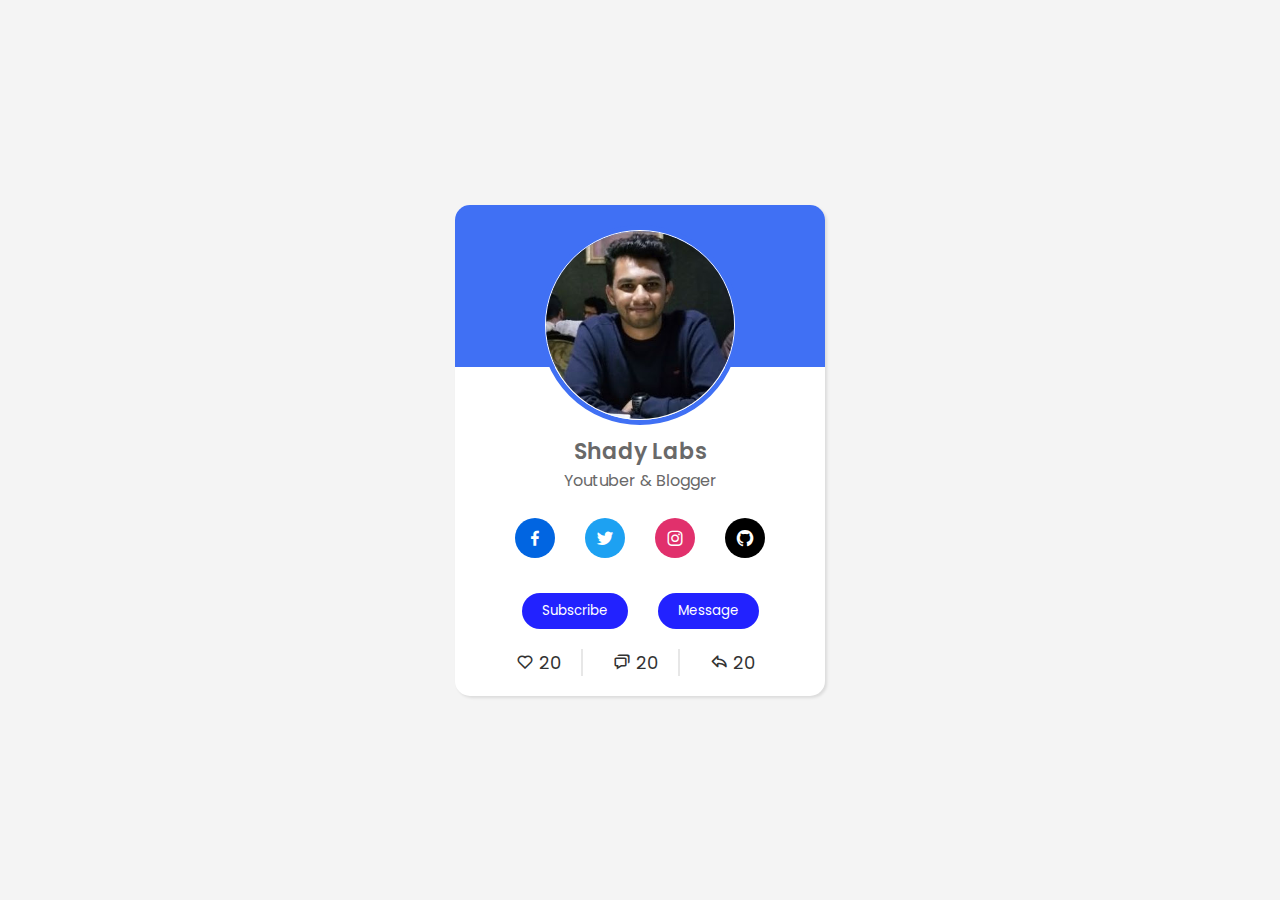
<file: 1.Profile_Card/index.html>
<!DOCTYPE html>
<html lang="en">
  <head>
    <meta charset="UTF-8" />
    <meta name="viewport" content="width=device-width, initial-scale=1.0" />
    <title>Document</title>
    <link rel="stylesheet" href="style.css" />
    <link
      href="https://unpkg.com/boxicons@2.1.4/css/boxicons.min.css"
      rel="stylesheet"
    />
  </head>
  <body>
    <div class="profile-card">
      <div class="image">
        <img src="professional_dp.jpg" alt="" />
      </div>
      <div class="text-data">
        <span class="name">Shady Labs</span>
        <span class="job">Youtuber & Blogger</span>
      </div>
      <div class="social-icons">
        <a href="#" class="link facebook-icon">
          <i class="bx bxl-facebook"></i>
        </a>
        <a href="#" class="link twitter-icon">
          <i class="bx bxl-twitter"></i>
        </a>
        <a href="#" class="link instagram-icon">
          <i class="bx bxl-instagram"></i>
        </a>
        <a href="#" class="link github-icon">
          <i class="bx bxl-github"></i>
        </a>
      </div>
      <div class="buttons">
        <button class="subscribe">Subscribe</button>
        <button class="message">Message</button>
      </div>
      <div class="analytics">
        <div class="data">
          <i class="bx bx-heart"></i>
          <span class="number"> 20 </span>
        </div>
        <div class="data">
          <i class="bx bx-chat"></i>
          <span class="number"> 20 </span>
        </div>
        <div class="data">
          <i class="bx bx-share"></i>
          <span class="number"> 20 </span>
        </div>
      </div>
    </div>
  </body>
</html>
</file>
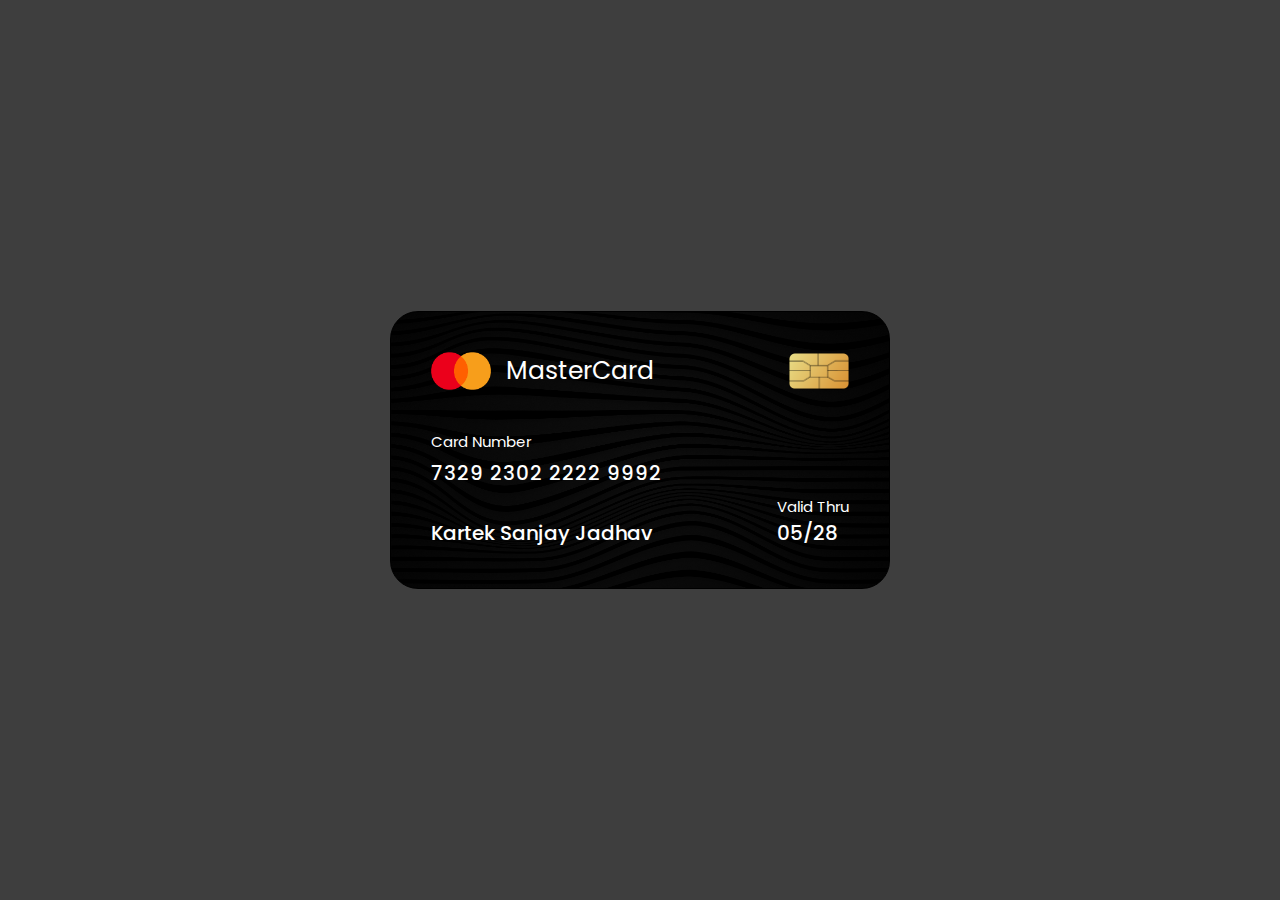
<file: 2.Credit_Card/index.html>
<!DOCTYPE html>
<html lang="en">
  <head>
    <meta charset="UTF-8" />
    <meta name="viewport" content="width=device-width, initial-scale=1.0" />
    <title>Credit Card</title>
    <link rel="stylesheet" href="style.css" />
  </head>
  <body>
    <div class="container">
      <header>
        <div class="logo">
          <img src="images/logo.png" alt="" />
          <span>MasterCard</span>
        </div>
        <img src="images/chip.png" alt="" class="chip" />
      </header>
      <div class="card-details">
        <div class="name-number">
          <h6>Card Number</h6>
          <h5 class="card-no">7329 2302 2222 9992</h5>
          <h5 class="card-holder-name">Kartek Sanjay Jadhav</h5>
        </div>
        <div class="expiry">
          <h6>Valid Thru</h6>
          <h5>05/28</h5>
        </div>
      </div>
    </div>
  </body>
</html>
</file>
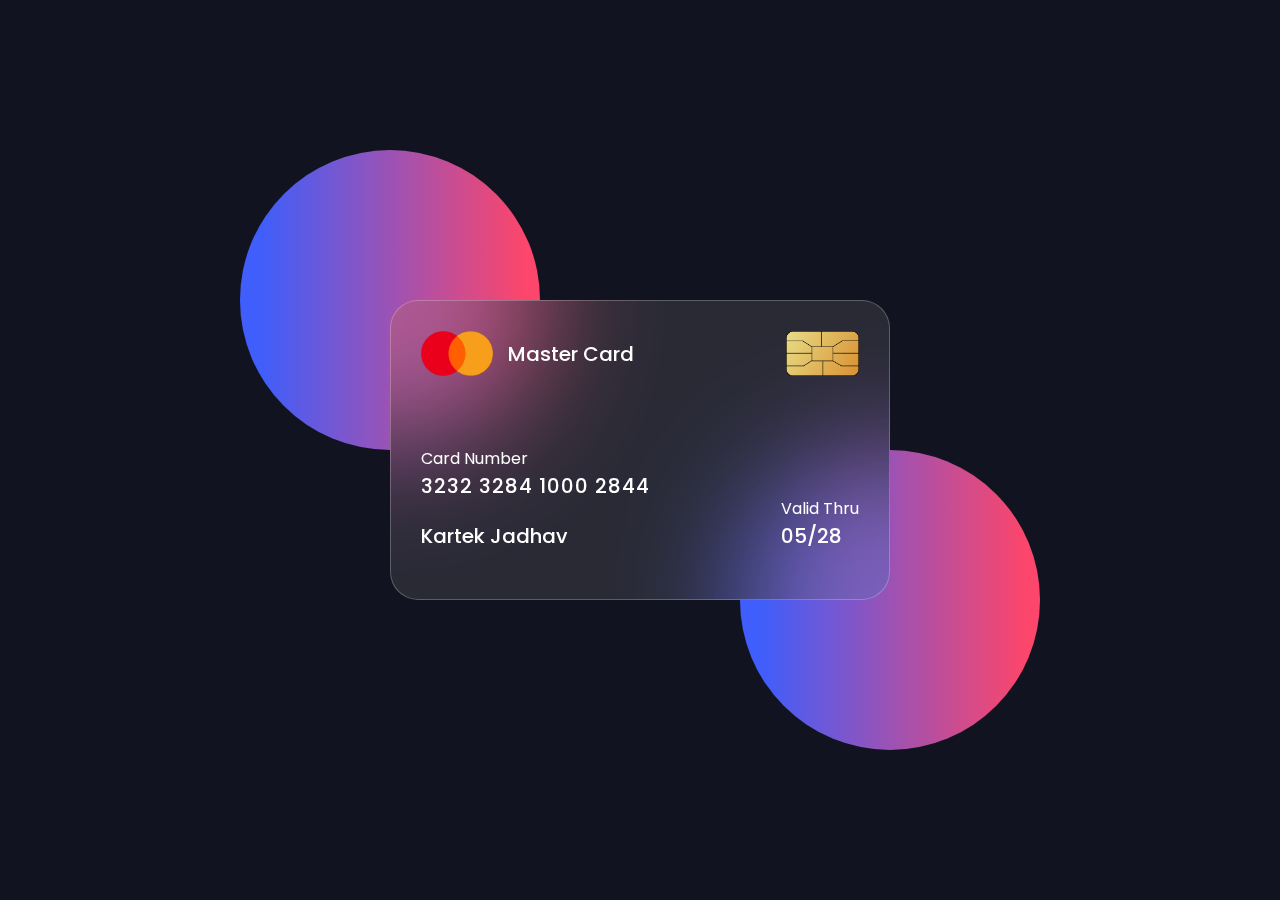
<file: 3.Two_Side_Credit_Card/index.html>
<!DOCTYPE html>
<html lang="en">
  <head>
    <meta charset="UTF-8" />
    <meta name="viewport" content="width=device-width, initial-scale=1.0" />
    <title>Credit Card</title>
  </head>
  <link rel="stylesheet" href="style.css" />
  <body>
    <section>
      <div class="container">
        <div class="card front-face">
          <header>
            <div class="logo">
              <img src="images/logo.png" alt="" class="logo-img" />
              <span>Master Card</span>
            </div>
            <img src="images/chip.png" alt="" class="chip-img" />
          </header>
          <div class="card-details">
            <div class="name-number">
              <h6>Card Number</h6>
              <h5 class="card-no">3232 3284 1000 2844</h5>
              <h5>Kartek Jadhav</h5>
            </div>
            <div class="expiry">
              <h6>Valid Thru</h6>
              <h5>05/28</h5>
            </div>
          </div>
        </div>
        <div class="card back-face">
          <h6>
            For custormer service call 000 999 2222 or email at
            mastercard@mcard.com
          </h6>
          <span class="magnetic-strip"></span>
          <div class="signature"><i>500</i></div>
          <h5>
            Lorem ipstetur adipisicing elit. Deleniti aliquam ullam quis natus impedit voluptatibus, eos, nisi debitis velit rem veniam consequuntur minus mollitia? Consequuntur quos corporis minus vitae est sed vel similique tempore modi laboriosam, cum fuga natus, fugiat, repudiandae fugit! Exercitationem autem quae fugit neque consequatur nisi quis.
          </h6>
        </div>
      </div>
    </section>
  </body>
</html>
</file>
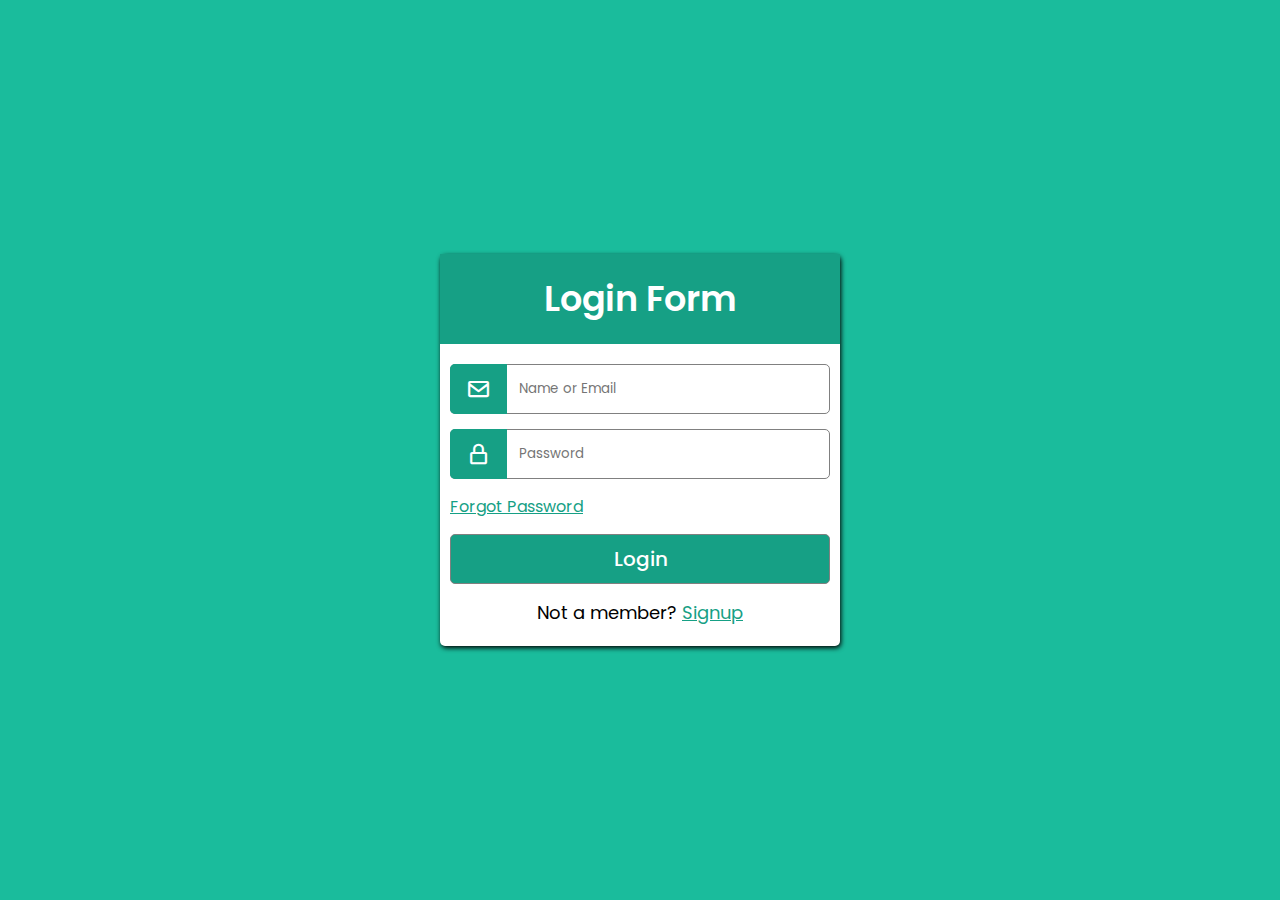
<file: 5.Login Form/index.html>
<!DOCTYPE html>
<html lang="en">
  <head>
    <meta charset="UTF-8" />
    <meta name="viewport" content="width=device-width, initial-scale=1.0" />
    <title>Document</title>
    <link rel="stylesheet" href="style.css " />
    <link
      href="https://unpkg.com/boxicons@2.1.4/css/boxicons.min.css"
      rel="stylesheet"
    />
  </head>
  <body>
    <div class="container">
      <div class="card">
        <div class="title"><span>Login Form</span></div>
        <form action="#">
          <div class="row">
            <i class="bx bx-envelope"></i>
            <input type="text" placeholder="Name or Email" required />
          </div>
          <div class="row">
            <i class="bx bx-lock-alt"></i>
            <input type="password" placeholder="Password" required />
          </div>
          <div class="row forgotPass">
            <a href="#">Forgot Password</a>
          </div>
          <div class="row button">
            <button>Login</button>
          </div>
          <div class="signup">Not a member? <a href="#">Signup</a></div>
        </form>
      </div>
    </div>
  </body>
</html>
</file>
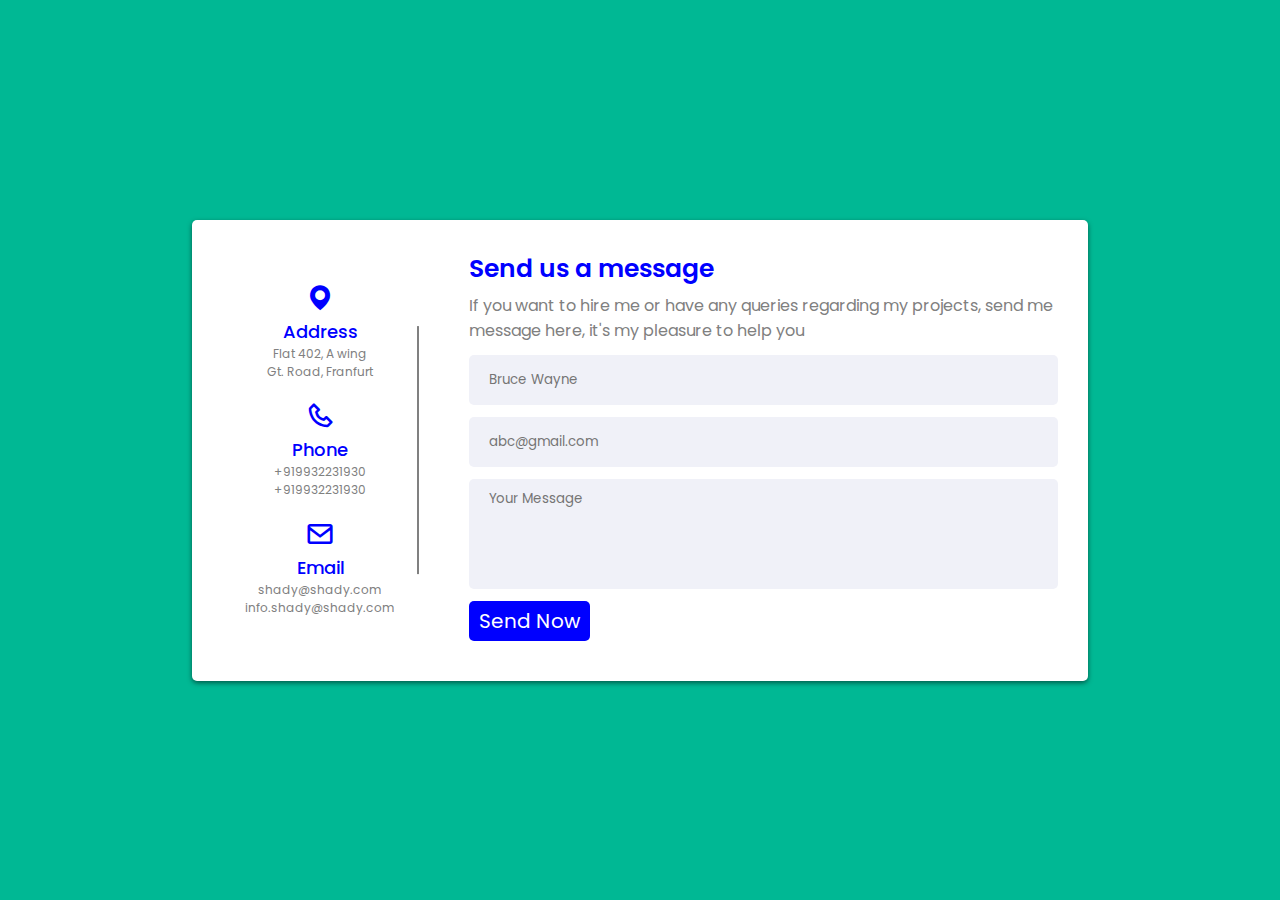
<file: 7.Responsive_Contact_Us_Form/index.html>
<!DOCTYPE html>
<html lang="en">
  <head>
    <meta charset="UTF-8" />
    <meta name="viewport" content="width=device-width, initial-scale=1.0" />
    <title>Contact Us</title>
    <link
      href="https://unpkg.com/boxicons@2.1.4/css/boxicons.min.css"
      rel="stylesheet"
    />
    <link rel="stylesheet" href="style.css" />
  </head>
  <body>
    <div class="container">
      <div class="content">
        <div class="left-side">
          <div class="address details">
            <i class="bx bxs-map"></i>
            <div class="text1">Address</div>
            <div class="text2">Flat 402, A wing</div>
            <div class="text3">Gt. Road, Franfurt</div>
          </div>
          <div class="phone details">
            <i class="bx bx-phone"></i>
            <div class="text1">Phone</div>
            <div class="text2">+919932231930</div>
            <div class="text3">+919932231930</div>
          </div>
          <div class="email details">
            <i class="bx bx-envelope"></i>
            <div class="text1">Email</div>
            <div class="text2">shady@shady.com</div>
            <div class="text3">info.shady@shady.com</div>
          </div>
        </div>
        <div class="right-side">
          <div class="title-text">Send us a message</div>
          <div class="info-text">
            If you want to hire me or have any queries regarding my projects,
            send me message here, it's my pleasure to help you
          </div>
          <form action="#">
            <div class="inputname input">
              <input type="text" placeholder="Bruce Wayne" required />
            </div>
            <div class="inputemail input">
              <input type="email" placeholder="abc@gmail.com" required />
            </div>
            <div class="text-area input">
              <textarea placeholder="Your Message"></textarea>
            </div>
            <div class="button">
              <input type="button" value="Send Now" />
            </div>
          </form>
        </div>
      </div>
    </div>
  </body>
</html>
</file>
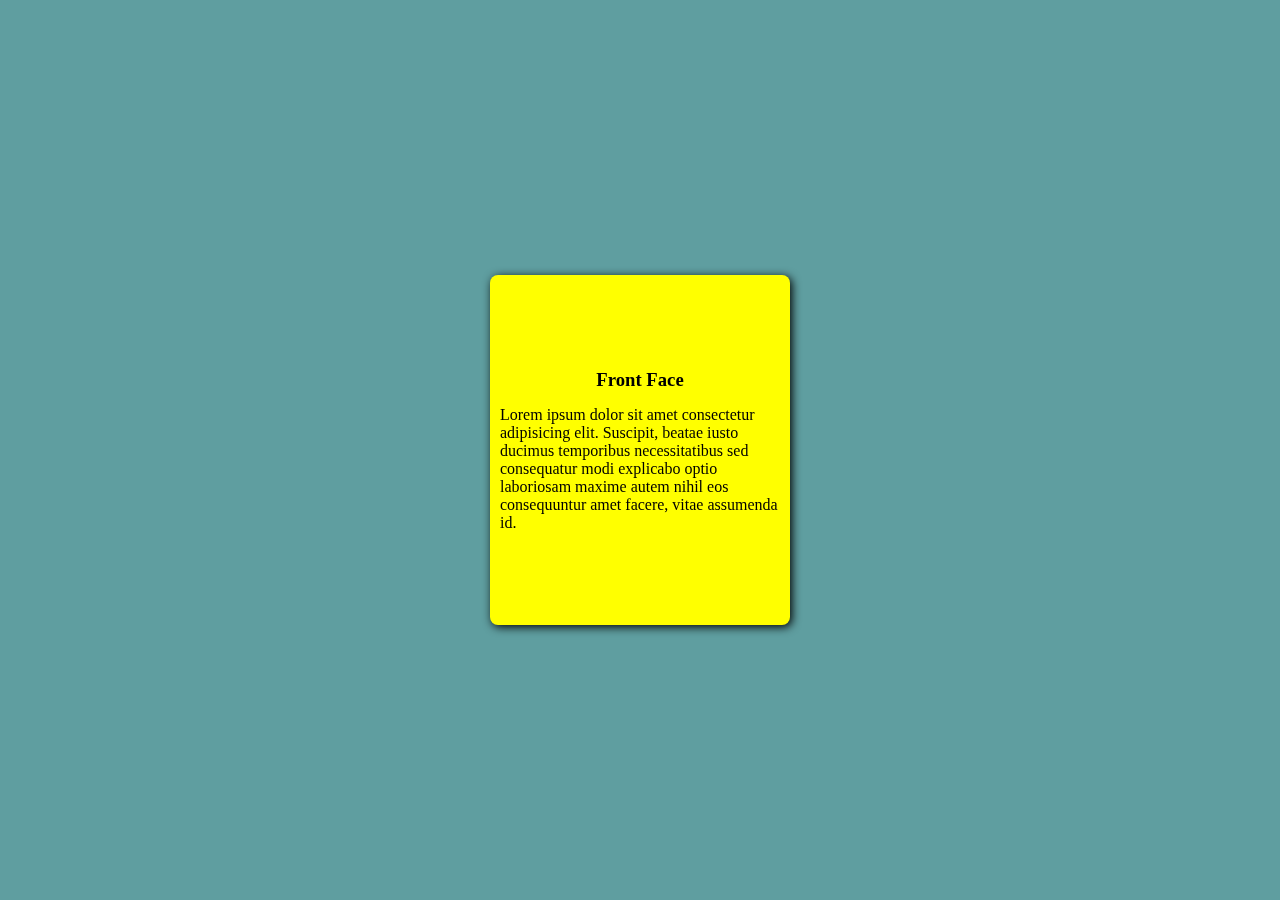
<file: Flip_Card/index.html>
<!DOCTYPE html>
<html lang="en">
  <head>
    <meta charset="UTF-8" />
    <meta name="viewport" content="width=device-width, initial-scale=1.0" />
    <title>Document</title>
    <style>
      * {
        padding: 0;
        margin: 0;
        box-sizing: border-box;
      }

      section {
        width: 100%;
        height: 100vh;
        background-color: cadetblue;
        display: flex;
        justify-content: center;
        align-items: center;
      }

      .container {
        height: 350px;
        width: 300px;
        position: relative;
        transition: ease 0.6s;
        transform-style: preserve-3d;
      }

      .card {
        width: 100%;
        height: 100%;
        position: absolute;
        border-radius: 8px;
        padding: 10px;
        display: flex;
        flex-direction: column;
        justify-content: center;
        align-items: center;
        box-shadow: 2px 2px 10px black;
      }

      h3 {
        margin-bottom: 15px;
      }

      .front-face {
        background-color: rgba(255, 255, 0);
      }

      .back-face {
        background-color: rgba(255, 0, 0);
        transform: rotateY(180deg);
        backface-visibility: hidden;
      }

      .container:hover {
        transform: rotateY(180deg);
      }
    </style>
  </head>
  <body>
    <section>
      <div class="container">
        <div class="card front-face">
          <h3>Front Face</h3>
          <p>
            Lorem ipsum dolor sit amet consectetur adipisicing elit. Suscipit,
            beatae iusto ducimus temporibus necessitatibus sed consequatur modi
            explicabo optio laboriosam maxime autem nihil eos consequuntur amet
            facere, vitae assumenda id.
          </p>
        </div>
        <div class="card back-face">
          <h3>Back Face</h3>
          <p>
            Lorem ipsum dolor sit amet consectetur adipisicing elit. Suscipit,
            beatae iusto ducimus temporibus necessitatibus sed consequatur modi
            explicabo optio laboriosam maxime autem nihil eos consequuntur amet
            facere, vitae assumenda id.
          </p>
        </div>
      </div>
    </section>
  </body>
</html>
</file>
<file: 1.Profile_Card/style.css>
@import url('https://fonts.googleapis.com/css2?family=Poppins:ital,wght@0,100;0,200;0,300;0,400;0,500;0,600;0,700;0,800;0,900;1,100;1,200;1,300;1,400;1,500;1,600;1,700;1,800;1,900&display=swap');

* {
    padding: 0;
    margin: 0;
    box-sizing: border-box;
    font-family: Poppins, sans-serif;
}

body {
    display: flex;
    justify-content: center;
    align-items: center;
    background-color: #f4f4f4;
    height: 100vh;
}

.image {
    height: 200px;
    width: 200px;
    border-radius: 50%;
    border: 5px solid #4070f4;
    position: relative;
}

.image img {
    height: 100%;
    width: 100%;
    object-fit: cover;
    border-radius: 50%;
    border: 1px solid white;
}

.profile-card {
    position: relative;
    background-color: white;
    max-width: 370px;
    width: 100%;
    display: flex;
    flex-direction: column;
    align-items: center;
    box-shadow: 2px 2px 3px rgba(1, 1, 1, 0.1);
    border-radius: 15px;
    padding: 20px;
}

.profile-card::before {
    content: "";
    position: absolute;
    background-color: #4070f4;
    height: 33%;
    width: 100%;
    top: 0;
    left: 0;
    border-radius: 15px 15px 0 0;
}

.text-data {
    margin: 10px 0;
    display: flex;
    flex-direction: column;
    align-items: center;
    color: rgb(105, 105, 105);
} 

.text-data .name {
    font-size: 22px;
    font-weight: 550;
}

.text-data .job {
    font-size: 16px;
    font-weight: 400;
}

.social-icons {
    display: flex;
    align-items: center;
}

.social-icons .link {
    margin: 15px;
    height: 30px;
    width: 30px;
    color: white;
    background-color: rgba(29, 29, 216, 0.733) ;
    display: flex;
    justify-content: center;
    align-items: center;
    padding: 20px;
    border-radius: 50% ;
    text-decoration: none;
    font-size: 20px;
}

.social-icons .facebook-icon {
    background-color: rgb(1, 101, 225);
}

.social-icons .facebook-icon:hover {
    transform: translate(0, -2px);
    background-color: rgba(1, 101, 225, 0.8);
}

.social-icons .twitter-icon {
    background-color: rgba(29,161,242);
}

.social-icons .twitter-icon:hover {
    transform: translate(0, -2px);
    background-color: rgba(29,161,242,0.8);
}

.social-icons .instagram-icon {
    background-color: rgb(225,48,108);
}

.social-icons .instagram-icon:hover {
    transform: translate(0, -2px);
    background-color: rgba(225,48,108,0.8);
}


.social-icons .github-icon {
    background-color: rgb(0,0,0)
}

.social-icons .github-icon:hover {
    transform: translate(0, -2px);
    background-color: rgba(0,0,0, 0.8)
}

.buttons {
    margin: 20px;
    display: flex;
    justify-content: center;
    align-items: center;
    gap: 30px;
}

.buttons button {
    padding: 8px 20px;
    background-color: rgb(34, 34, 255);
    border-radius: 50px;
    color: white;
    outline: none;
    border: none;
}

.buttons button:hover {
    background-color: rgba(34, 34, 255, 0.8);
}

.analytics {
    display: flex;
    justify-content: center;
    align-items: center;
}

.analytics .data {
    display: flex;
    justify-content: center;
    align-items: center;
    font-size: 18px;
    padding: 0 20px;
    border-right: 2px solid #e7e7e7;
    color: #333;
    margin-right: 10px;
}

.analytics .data:last-child {
    border-right: none;
}

.analytics .data i {
    margin-right: 5px;
}
</file>
<file: 2.Credit_Card/style.css>
@import url('https://fonts.googleapis.com/css2?family=Poppins:ital,wght@0,100;0,200;0,300;0,400;0,500;0,600;0,700;0,800;0,900;1,100;1,200;1,300;1,400;1,500;1,600;1,700;1,800;1,900&display=swap');

* {
    padding: 0;
    margin: 0;
    box-sizing: border-box;
    font-family: "Poppins", sans-serif;
}

body {
    background-color: #3e3e3e;
    display: flex;
    height: 100vh;
    justify-content: center;
    align-items: center;
}

.container {
    max-width: 500px;
    width: 100%;
    border: 1px solid black;
    padding: 40px;
    background-image: url("images/bg.png");
    background-size: cover;
    color: #fff;
    border-radius: 28px;
}

header,
.logo {
    display: flex;
    align-items: center;
    justify-content: space-between;
}

.logo span {
    font-size: 25px;
}

.logo img {
    width: 60px;
    margin-right: 15px;
}

.chip {
    width: 60px;
}

.card-details {
    margin-top: 40px;
    display: flex;
    align-items: flex-end;
    justify-content: space-between;
}

.card-details h6 {
    font-size: 15px;
    font-weight: 400;
}

.card-details h5 {
    font-size: 20px;
    font-weight: 500;
}

.card-no {
    margin-top: 5px;
    letter-spacing: 1px;
}

.card-holder-name {
    margin-top: 30px;
}
</file>
<file: 3.Two_Side_Credit_Card/style.css>
@import url('https://fonts.googleapis.com/css2?family=Poppins:ital,wght@0,100;0,200;0,300;0,400;0,500;0,600;0,700;0,800;0,900;1,100;1,200;1,300;1,400;1,500;1,600;1,700;1,800;1,900&display=swap');

* {
    padding: 0;
    margin: 0;
    box-sizing: border-box;
    font-family: "Poppins", sans-serif;
}

section {
    height: 100vh;
    width: 100%;
    background-color: #121321;
    position: relative;
    display: flex;
    justify-content: center;
    align-items: center;
    color: white;

}

section::before {
    content: "";
    position: absolute;
    height: 300px;
    width: 300px;
    background: linear-gradient(90deg, rgba(63,94,251,1) 7%, rgba(252,70,107,1) 95%);
    border-radius: 50%;
    transform: translate(-250px, -150px);
}

section::after {
    content: "";
    position: absolute;
    height: 300px;
    width: 300px;
    background: linear-gradient(90deg, rgba(63,94,251,1) 7%, rgba(252,70,107,1) 95%);
    border-radius: 50%;
    transform: translate(250px, 150px);
}

.container {
    width: 500px;
    height: 300px;
    z-index: 100;
    position: relative;
    transition: 0.6s;
    transform-style: preserve-3d;
}

.container .card {
    position: absolute;
    width: 100%;
    height: 100%;
    background-color: rgba(128, 128, 128, 0.219);
    backdrop-filter: blur(60px);
    border: 1px solid rgba(255, 255, 255, 0.24);
    border-radius: 28px;
    padding: 30px;
    backface-visibility: hidden;
}

.container:hover {
    transform: rotateY(180deg);
}

.front-face header img {
    height: 45px;
}

.front-face header,
.front-face .logo {
    display: flex;
    align-items: center;
}
.front-face header {
    justify-content: space-between;
}


.logo img {
    margin-right: 15px;
}

.logo span {
    font-size: 20px;
    font-weight: 500;
}

.card-details {
    display: flex;
    justify-content: space-between;
    align-items: flex-end;
    margin-top: 70px;
}

.card-details h5 {
    font-weight: 500;
    font-size: 20px;
}

.card-details h6 {
    font-size: 16px;
    font-weight: 400;
}

.card-no {
    letter-spacing: 1px;
    margin-bottom: 20px;
}

.card.back-face {
    padding: 10px 25px 25px 25px;
    transform: rotateY(180deg);
}

.back-face h6{
    font-size: 10px;
    font-weight: 400;
}

.back-face .magnetic-strip {
    width: 100%;
    height: 40px;
    background-color: black;
    position: absolute;
    top: 55px;
    left: 0;
}

.back-face .signature {
    margin-top: 90px;
    height: 40px;
    width: 85%;
    background-color: white;
    border-radius: 4px;
    display: flex;
    align-items: center;
    justify-content: flex-end;
}

.signature i{
    color: black;
    margin: -35px;
    background-color: white;
    padding: 1px 5px;
    border-radius: 4px;
    z-index: -1;
}

.back-face h5 {
    font-size: 10px;
    font-weight: 400;
    margin-top: 30px;
}
</file>
<file: 5.Login Form/style.css>
@import url('https://fonts.googleapis.com/css2?family=Poppins:ital,wght@0,100;0,200;0,300;0,400;0,500;0,600;0,700;0,800;0,900;1,100;1,200;1,300;1,400;1,500;1,600;1,700;1,800;1,900&display=swap');

* {
    padding: 0;
    margin: 0;
    box-sizing: border-box;
    font-family: "Poppins", sans-serif;
}

body {
    background-color: #1abc9c;
    height: 100vh;
    width: 100%;
    display: flex;
    justify-content: center;
    align-items: center;
}

.container {
    width: 400px;
}

.card {
    width: 100%;
    background-color: white;
    border-radius: 5px;
    box-shadow: 1px 2px 5px;
}

.card .title {
    font-size: 35px;
    color: white;
    font-weight: 600;
    line-height: 90px;
    text-align: center;
    background-color: #16a085;
}

form {
    padding: 20px 10px;
    display: flex;
    flex-direction: column;
}

.row {
    position: relative;
    margin-bottom: 15px;
}

.row input {
    width: 100%;
    height: 50px;
    padding-left: 18%;
    outline: none;
    border: 1px solid grey;
    border-radius: 5px;
}

.row i {
    position: absolute;
    height: 100%;
    width: 15%;
    background-color: #16a085;
    color: white;
    font-size: 25px;
    display: flex;
    justify-content: center;
    align-items: center;
    border-radius: 5px 0 0 5px;
}

.button button {
    width: 100%;
    height: 50px;
    border: 1px solid grey;
    border-radius: 5px;
    color: white;
    background-color: #16a085;
    font-size: 20px;
    font-weight: 500;
    cursor: pointer;
    outline: none;
}

.button button:hover {
    background-color: #1abc9c
}

.signup {
    text-align: center;
    font-size: 18px;
}

.forgotPass a,
.signup a {
    color: #16a085;
}
</file>
<file: 7.Responsive_Contact_Us_Form/style.css>
@import url('https://fonts.googleapis.com/css2?family=Poppins:ital,wght@0,100;0,200;0,300;0,400;0,500;0,600;0,700;0,800;0,900;1,100;1,200;1,300;1,400;1,500;1,600;1,700;1,800;1,900&display=swap');


* {
    padding: 0;
    margin: 0;
    box-sizing: border-box;
    font-family: "Poppins", sans-serif;
}

body {
    width: 100%;
    height: 100vh;
    background-color: #00b894;
    display: flex;
    justify-content: center;
    align-items: center;
}

.container {
    width: 70%;
    background-color: white;
    padding: 30px;
    border-radius: 5px;
    box-shadow: 0 2px 5px rgba(0, 0, 0, 0.5);
}

.content {
    display: flex;
    justify-content: space-between;
    align-items: center;
}

.content .left-side {
    width: 25%;
    height: 100%;
    text-align: center;
    position: relative;
    display: flex;
    justify-content: center;
    align-items: center;
    flex-direction: column;
}


.content .left-side .details {
    margin: 10px;
}

.content .left-side .details i {
    font-size: 30px;
    color: blue;
    margin-bottom: 5px;
}

.content .left-side .details .text1 {
    font-size: 18px;
    font-weight: 500;
    color: blue;
}

.content .left-side .details .text2,
.content .left-side .details .text3 {
    font-size: 12px;
    color: grey;
}

.content .left-side::before {
    content: "";
    position: absolute;
    width: 2px;
    height: 70%;
    background-color: grey;
    right: 0;
    top: 50%;
    transform: translateY(-50%);
}


.content .right-side {
    width: 75%;
    margin-left: 50px;
}

.content .right-side .title-text {
    font-size: 25px;
    font-weight: 600;
    color: blue;
    margin-bottom: 5px;
}

.content .right-side .info-text {
    color: grey;
    font-size: 16px;
    margin-bottom: 10px;
}

form {
    margin: 10px 0;
}

.content .right-side .input {
    width: 100%;
    height: 50px;
    margin: 12px 0;
}

.content .right-side .input input,
.content .right-side .input textarea {
    width: 100%;
    height: 100%;
    padding: 0 20px;
    border: none;
    background-color: #f0f1f8;
    outline: none;
    border-radius: 5px;
    resize: none;
}

.content .right-side .text-area {
    min-height: 110px;
}

.content .right-side .input textarea {
    padding-top: 10px ;
}

.content .right-side .button input {
    padding: 5px 10px;
    background-color: blue;
    color: white;
    font-size: 20px;
    outline: none;
    border: none;
    border-radius: 5px;
    cursor: pointer;
}

.content .right-side .button input:hover {
    background-color: rgb(71, 71, 243);
}

@media (max-width: 950px) {
    .container {
        width: 90%;
        padding: 40px;
    }
}

@media (max-width: 700px) {
    .container .content {
        flex-direction: column-reverse;
        justify-content: center;
        align-items: center;
    }

    .content .left-side {
        flex-direction: row;
        width: 100%;
        margin-top: 20px;
        justify-content: space-evenly;
        flex-wrap: wrap;
    }

    .content .left-side::before {
        display: none;
    }
    
    .content .right-side {
        width: 100%;
        margin-left: 0;
    }
}
</file>
